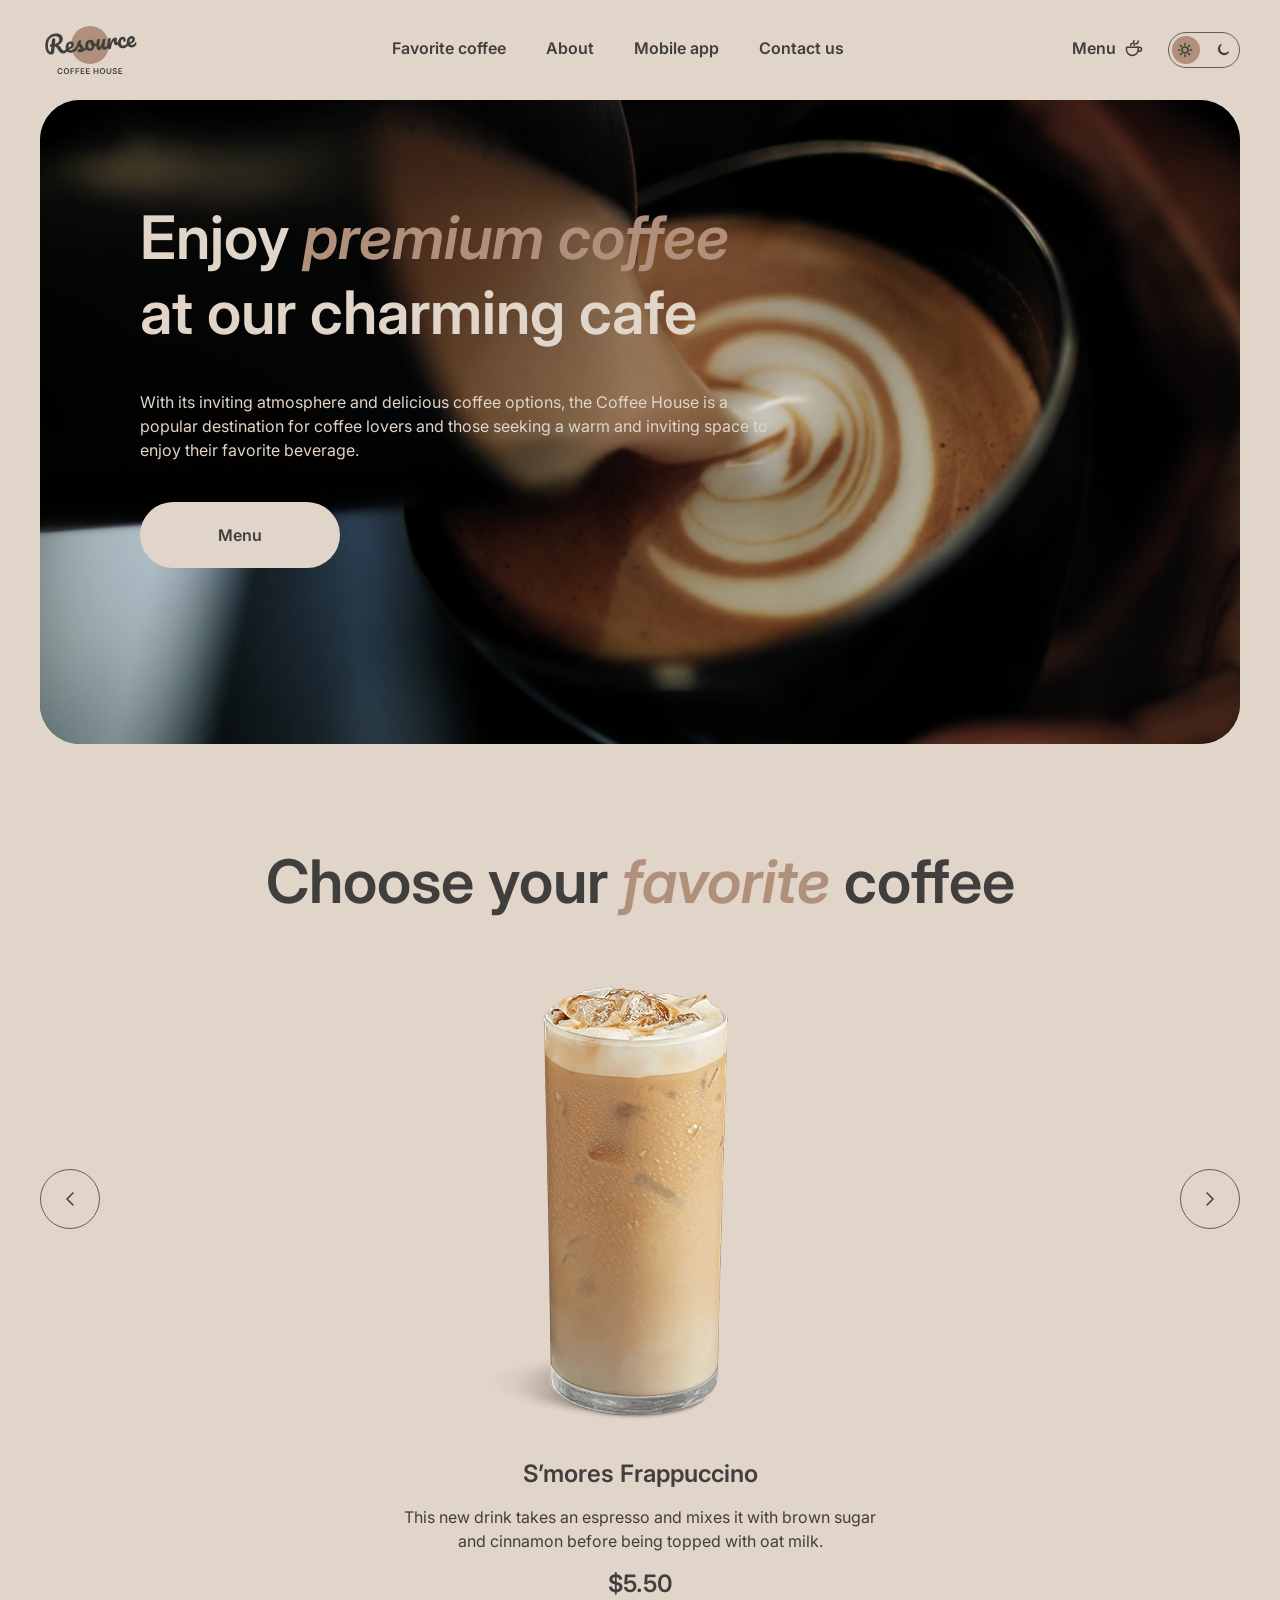
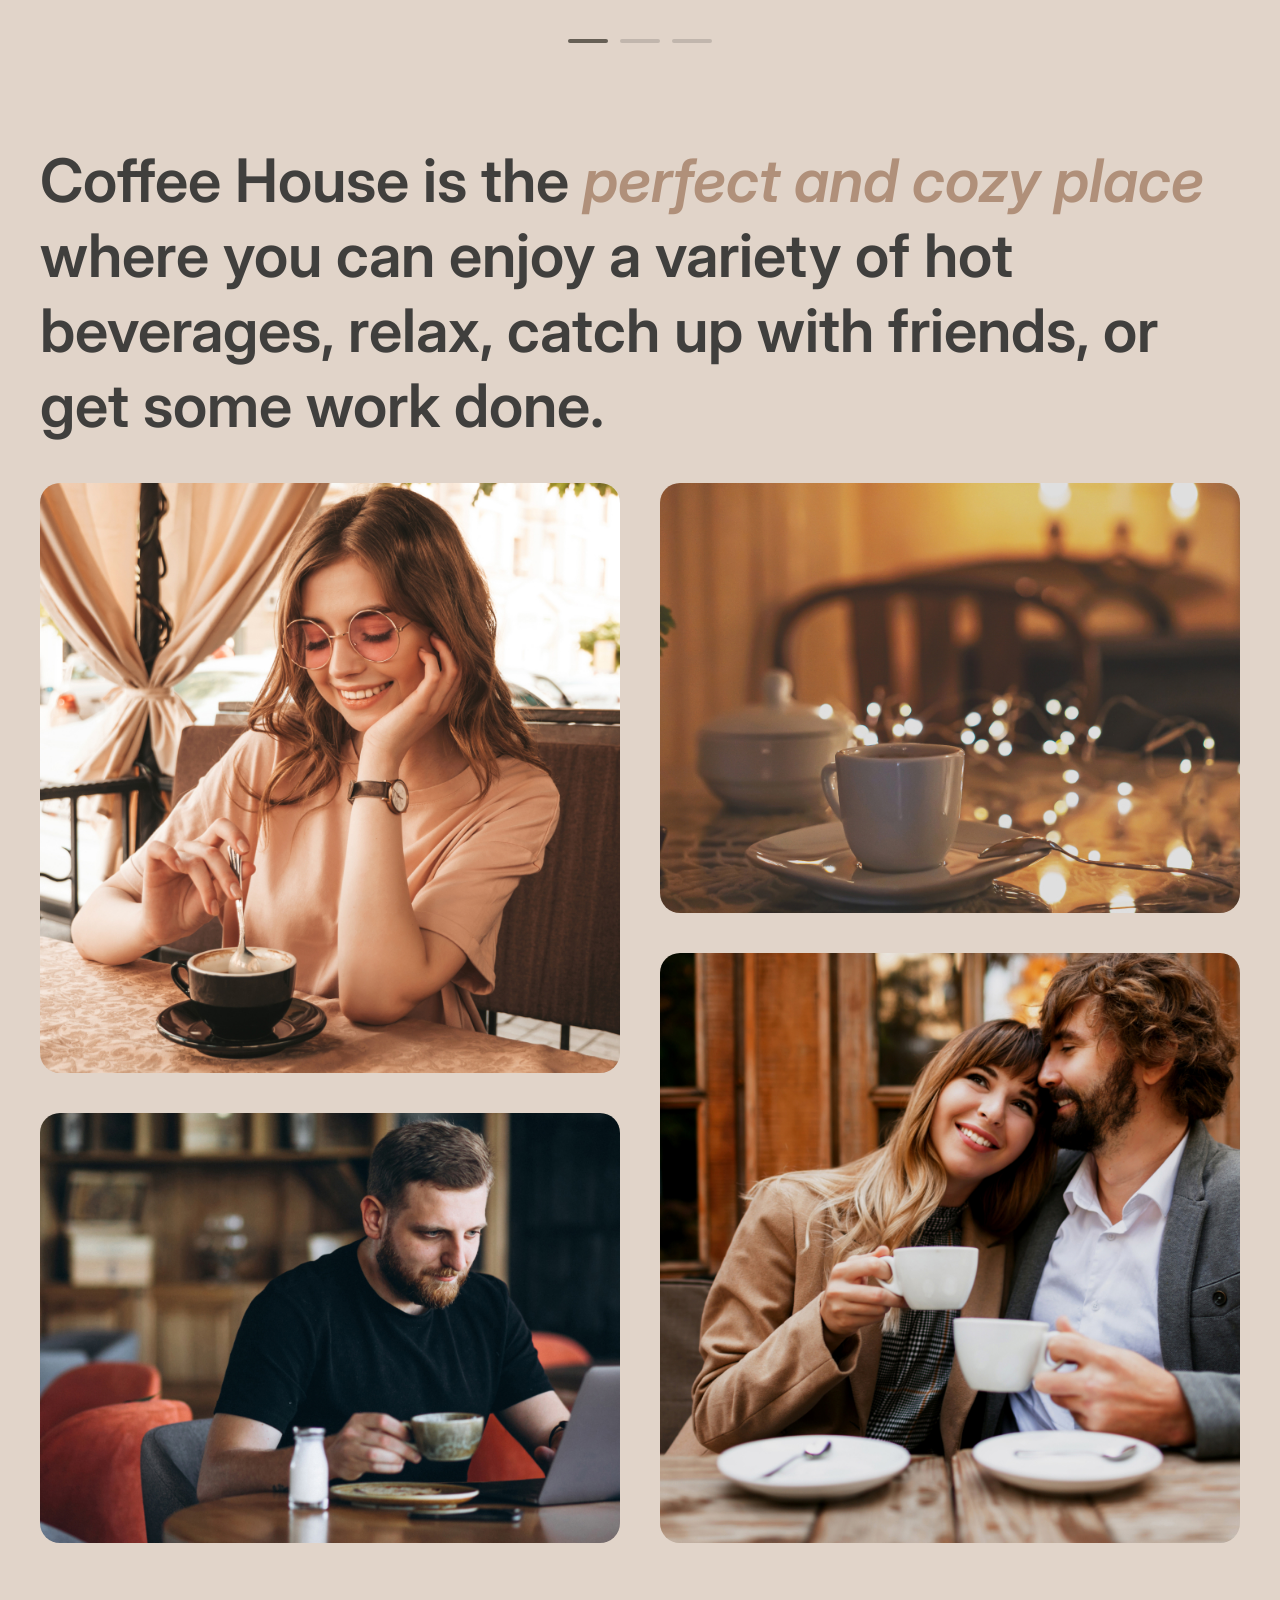
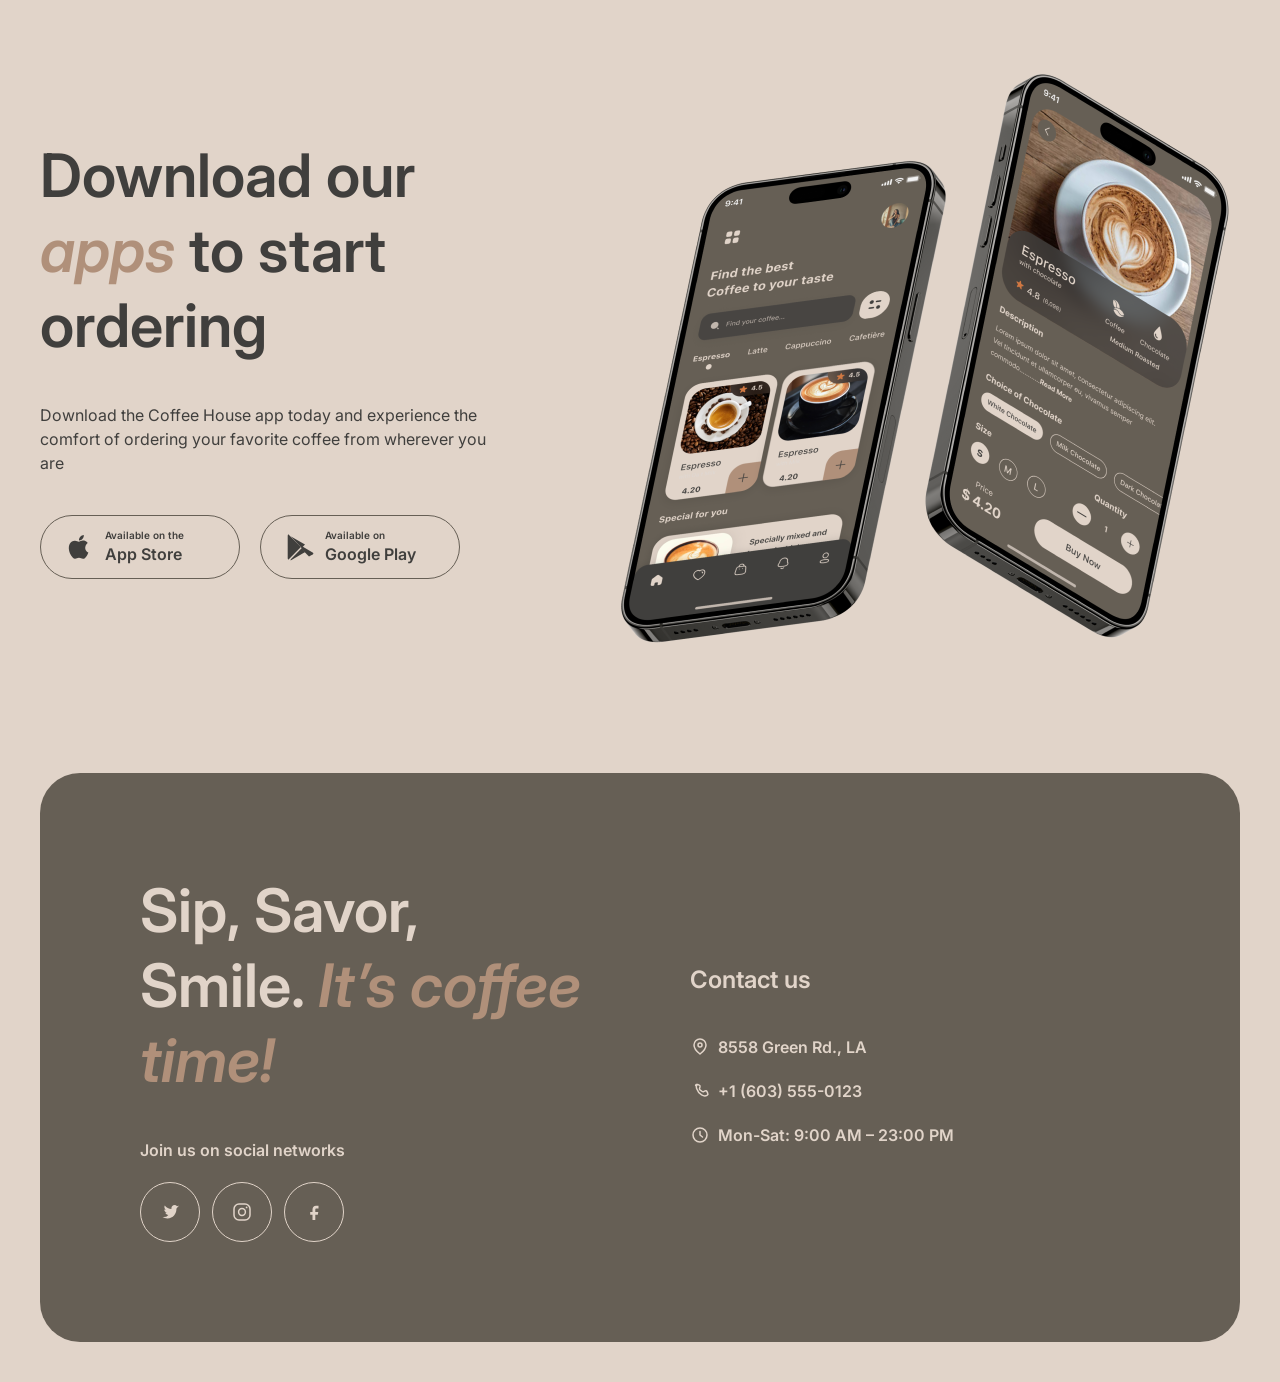
<file: Main/index.html>
<!DOCTYPE html>
<html lang="en">
<head>
	<meta charset="UTF-8">
	<meta name="viewport" content="width=device-width, initial-scale=1.0">
	<title>Coffee House</title>
	<link rel="icon" href="../assets/img/favicon.svg" type="image/svg+xml">
	<link rel="preconnect" href="https://fonts.googleapis.com">
	<link rel="preconnect" href="https://fonts.gstatic.com" crossorigin>
	<link href="https://fonts.googleapis.com/css2?family=Inter:wght@400;600&display=swap" rel="stylesheet">
	<script>
		document.documentElement.setAttribute(
			"data-theme",
			localStorage.getItem("coffee-house-theme") === "dark" ? "dark" : "light"
		);
	</script>
	<link rel="stylesheet" href="../assets/css/style.css">
	<link rel="stylesheet" href="css/style.css">
</head>
<body>
	<header class="header">
		<div class="container">
			<div class="header__inner">
				<a href="index.html" class="logo" aria-label="Coffee House">
					<img class="logo__img logo__img--light" src="../assets/img/logo.svg" alt="" width="100" height="60">
					<img class="logo__img logo__img--dark" src="../assets/img/logo-dark.svg" alt="" width="100" height="60">
				</a>
				<nav class="nav" id="site-nav" aria-label="Main">
					<ul class="nav__list">
						<li>
							<a href="#favorite-coffee" class="nav__link">Favorite coffee</a>
						</li>
						<li>
							<a href="#about" class="nav__link">About</a>
						</li>
						<li>
							<a href="#mobile-app" class="nav__link">Mobile app</a>
						</li>
						<li>
							<a href="#footer" class="nav__link">Contact us</a>
						</li>
					</ul>
					<a href="../Menu/index.html" class="menu-link">
						Menu
						<svg viewBox="0 0 20 20" fill="none" aria-hidden="true">
							<path d="M14.166 9.767v1.9A5.833 5.833 0 1 1 2.5 11.667v-1.9c0-.332.268-.6.6-.6h10.466c.331 0 .6.268.6.6Z" stroke="currentColor" stroke-width="1.5" stroke-linecap="round" stroke-linejoin="round"/>
							<path d="M10 7.5c0-.833.595-1.667 1.785-1.667A2.381 2.381 0 0 0 14.166 3.452V2.917" stroke="currentColor" stroke-width="1.5" stroke-linecap="round" stroke-linejoin="round"/>
							<path d="M6.667 7.5v-.417A1.584 1.584 0 0 1 8.25 5.5c.92 0 1.667-.746 1.667-1.667V2.5" stroke="currentColor" stroke-width="1.5" stroke-linecap="round" stroke-linejoin="round"/>
							<path d="M13.334 9.167h2.083a2.083 2.083 0 1 1 0 4.166h-1.25" stroke="currentColor" stroke-width="1.5" stroke-linecap="round" stroke-linejoin="round"/>
						</svg>
					</a>
				</nav>
				<div class="header__actions">
					<button class="theme-toggle" type="button" role="switch" aria-checked="false" aria-label="Switch to dark theme">
						<svg class="theme-toggle__icon" viewBox="0 0 16 16" fill="none" aria-hidden="true">
							<circle cx="8" cy="8" r="3" stroke="currentColor" stroke-width="1.5"/>
							<path d="M8 1.5v1.4M8 13.1v1.4M1.5 8h1.4M13.1 8h1.4M3.4 3.4l1 1M11.6 11.6l1 1M3.4 12.6l1-1M11.6 4.4l1-1" stroke="currentColor" stroke-width="1.5" stroke-linecap="round"/>
						</svg>
						<span class="theme-toggle__thumb"></span>
						<svg class="theme-toggle__icon" viewBox="0 0 16 16" fill="none" aria-hidden="true">
							<path d="M13.2 10.2A5.2 5.2 0 0 1 5.8 2.8 5.3 5.3 0 1 0 13.2 10.2Z" stroke="currentColor" stroke-width="1.5" stroke-linecap="round" stroke-linejoin="round"/>
						</svg>
					</button>
					<button class="burger" type="button" aria-label="Open menu" aria-expanded="false" aria-controls="site-nav">
						<span></span>
					</button>
				</div>
			</div>
		</div>
	</header>
	<main class="main">
		<section class="preview_coffee">
			<div class="container">
				<div class="preview_coffee__banner">
					<img class="preview_coffee__image" src="img/img-hero.jpg" alt="Barista pouring steamed milk into a cup of coffee">
					<div class="preview_coffee__content">
						<h1 class="preview_coffee__title">
							Enjoy <span class="preview_coffee__accent">premium coffee</span>
							<span class="preview_coffee__title-rest">at our charming cafe</span>
						</h1>
						<p class="preview_coffee__text">
							With its inviting atmosphere and delicious coffee options, the Coffee House is a popular destination for coffee lovers and those seeking a warm and inviting space to enjoy their favorite beverage.
						</p>
						<a class="preview_coffee__btn" href="../Menu/index.html">
							Menu
							<svg class="preview_coffee__btn-icon" viewBox="0 0 20 20" fill="none" aria-hidden="true">
								<path d="M14.166 9.767v1.9A5.833 5.833 0 1 1 2.5 11.667v-1.9c0-.332.268-.6.6-.6h10.466c.331 0 .6.268.6.6Z" stroke="currentColor" stroke-width="1.5" stroke-linecap="round" stroke-linejoin="round"/>
								<path d="M10 7.5c0-.833.595-1.667 1.785-1.667A2.381 2.381 0 0 0 14.166 3.452V2.917" stroke="currentColor" stroke-width="1.5" stroke-linecap="round" stroke-linejoin="round"/>
								<path d="M6.667 7.5v-.417A1.584 1.584 0 0 1 8.25 5.5c.92 0 1.667-.746 1.667-1.667V2.5" stroke="currentColor" stroke-width="1.5" stroke-linecap="round" stroke-linejoin="round"/>
								<path d="M13.334 9.167h2.083a2.083 2.083 0 1 1 0 4.166h-1.25" stroke="currentColor" stroke-width="1.5" stroke-linecap="round" stroke-linejoin="round"/>
							</svg>
						</a>
					</div>
				</div>
			</div>
		</section>
		<section class="section_coffee__slider" id="favorite-coffee">
			<div class="container">
				<h2 class="section_coffee__slider-title">
					Choose your <span>favorite</span> coffee
				</h2>
				<div class="slider" data-slider>
					<div class="slider__stage">
					<button class="slider__btn slider__btn--prev" type="button" aria-label="Previous slide">
						<svg viewBox="0 0 24 24" fill="none" aria-hidden="true">
							<path d="M15 6 9 12l6 6" stroke="currentColor" stroke-width="1.5" stroke-linecap="round" stroke-linejoin="round"/>
						</svg>
					</button>
					<div class="slider__viewport">
						<ul class="slider__track">
							<li class="slider__slide">
								<article class="slide">
									<img class="slide__image" src="img/coffee-slider/coffee-slider-1.png" alt="S'mores Frappuccino" width="480" height="480">
									<h3 class="slide__title">S’mores Frappuccino</h3>
									<p class="slide__text">This new drink takes an espresso and mixes it with brown sugar and cinnamon before being topped with oat milk.</p>
									<p class="slide__price">$5.50</p>
								</article>
							</li>
							<li class="slider__slide">
								<article class="slide">
									<img class="slide__image" src="img/coffee-slider/coffee-slider-2.png" alt="Caramel Macchiato" width="480" height="480">
									<h3 class="slide__title">Caramel Macchiato</h3>
									<p class="slide__text">Fragrant and unique classic espresso with rich caramel-peanut syrup, with cream under whipped thick foam.</p>
									<p class="slide__price">$5.00</p>
								</article>
							</li>
							<li class="slider__slide">
								<article class="slide">
									<img class="slide__image" src="img/coffee-slider/coffee-slider-3.png" alt="Ice coffee" width="480" height="480">
									<h3 class="slide__title">Ice coffee</h3>
									<p class="slide__text">A popular summer drink that tones and invigorates. Prepared from coffee, milk and ice.</p>
									<p class="slide__price">$4.50</p>
								</article>
							</li>
						</ul>
					</div>
					<button class="slider__btn slider__btn--next" type="button" aria-label="Next slide">
						<svg viewBox="0 0 24 24" fill="none" aria-hidden="true">
							<path d="m9 6 6 6-6 6" stroke="currentColor" stroke-width="1.5" stroke-linecap="round" stroke-linejoin="round"/>
						</svg>
					</button>
					</div>
					<div class="slider__bars">
						<button class="slider__bar is-active" type="button" data-slide="0" aria-label="Go to slide 1">
							<span class="slider__bar-fill"></span>
						</button>
						<button class="slider__bar" type="button" data-slide="1" aria-label="Go to slide 2">
							<span class="slider__bar-fill"></span>
						</button>
						<button class="slider__bar" type="button" data-slide="2" aria-label="Go to slide 3">
							<span class="slider__bar-fill"></span>
						</button>
					</div>
				</div>
			</div>
		</section>
		<section class="about" id="about">
			<div class="container">
				<h2 class="about__title">
					Coffee House is the <span>perfect and cozy place</span> where you can enjoy a variety of hot beverages, relax, catch up with friends, or get some work done.
				</h2>
				<ul class="about__list">
					<li class="about__item">
						<img src="img/about-img/about-1.jpg" alt="Smiling guest stirring a cup of coffee at the cafe">
					</li>
					<li class="about__item">
						<img src="img/about-img/about-2.jpg" alt="White coffee cup on a table with warm lights">
					</li>
					<li class="about__item">
						<img src="img/about-img/about-3.jpg" alt="Guest working on a laptop with a cup of coffee">
					</li>
					<li class="about__item">
						<img src="img/about-img/about-4.jpg" alt="Couple enjoying coffee together at the cafe">
					</li>
				</ul>
			</div>
		</section>
		<section class="mobile" id="mobile-app">
			<div class="container">
				<div class="mobile__inner">
					<div class="mobile__content">
						<h2 class="mobile__title">
							Download our <span>apps</span> to start ordering
						</h2>
						<p class="mobile__text">
							Download the Coffee House app today and experience the comfort of ordering your favorite coffee from wherever you are
						</p>
						<div class="mobile__stores">
							<a class="mobile__store" href="https://www.apple.com/app-store/" target="_blank" rel="noopener noreferrer">
								<svg class="mobile__store-icon" viewBox="0 0 36 36" fill="none" aria-hidden="true">
									<path d="M24.2 18.7c0-3.1 2.5-4.6 2.6-4.7-1.4-2.1-3.6-2.4-4.4-2.4-1.9-.2-3.6 1.1-4.6 1.1-1 0-2.4-1.1-4-1-2 0-3.9 1.2-5 3-2.1 3.7-.5 9.1 1.5 12.1 1 1.5 2.2 3.1 3.8 3 1.5-.1 2.1-1 3.9-1s2.3 1 4 1c1.6 0 2.7-1.5 3.7-2.9 1.2-1.7 1.6-3.3 1.7-3.4-.1 0-3.2-1.2-3.2-4.8ZM21.6 9.7c.8-1 1.4-2.4 1.2-3.7-1.2.1-2.6.8-3.5 1.8-.8.9-1.5 2.3-1.3 3.6 1.4.1 2.7-.7 3.6-1.7Z" fill="currentColor"/>
								</svg>
								<span class="mobile__store-text">
									<span class="mobile__store-label">Available on the</span>
									<span class="mobile__store-name">App Store</span>
								</span>
							</a>
							<a class="mobile__store" href="https://play.google.com/store" target="_blank" rel="noopener noreferrer">
								<svg class="mobile__store-icon" viewBox="0 0 36 36" fill="none" aria-hidden="true">
									<path d="M7.2 5.4c-.3.3-.5.8-.5 1.5v22.2c0 .7.2 1.2.5 1.5l.1.1 12.4-12.4v-.2L7.3 5.3l-.1.1Z" fill="currentColor"/>
									<path d="m20.6 18.9 3.4-3.4-14.4-8.3 11 11.7Z" fill="currentColor"/>
									<path d="m20.6 17.1 11 6.3c1 .6 1 1.5 0 2.1l-3.6 2-7.4-7.5v-.1l0-2.8Z" fill="currentColor"/>
									<path d="m9.6 30.4 11-11.1 3.6 3.7-14.6 8.4Z" fill="currentColor"/>
								</svg>
								<span class="mobile__store-text">
									<span class="mobile__store-label">Available on</span>
									<span class="mobile__store-name">Google Play</span>
								</span>
							</a>
						</div>
					</div>
					<img class="mobile__image" src="img/mobile-screens.png" alt="Coffee House mobile app on two smartphones" width="630" height="630">
				</div>
			</div>
		</section>
	</main>
	<footer id="footer" class="footer">
		<div class="container">
			<div class="footer__inner">
				<div class="footer__socials">
					<h2 class="footer__title">Sip, Savor, Smile. <span>It’s coffee time!</span></h2>
					<p class="footer__subtitle">Join us on social networks</p>
					<ul class="footer__networks">
						<li>
							<a class="footer__network" href="https://twitter.com" target="_blank" rel="noopener noreferrer" aria-label="Twitter">
								<svg viewBox="0 0 24 24" fill="none" aria-hidden="true">
									<path d="M19.5 7.2c.6-.4 1.1-1 1.4-1.6-.6.3-1.2.5-1.9.6A3.2 3.2 0 0 0 16.6 5c-1.8 0-3.2 1.5-3.2 3.3 0 .3 0 .5.1.8-2.7-.1-5.1-1.5-6.7-3.6-.3.5-.4 1-.4 1.6 0 1.1.5 2.1 1.4 2.7-.5 0-1-.2-1.5-.4v.1c0 1.6 1.1 2.9 2.6 3.2-.3.1-.6.1-.9.1-.2 0-.4 0-.6-.1.4 1.3 1.6 2.2 3 2.2A6.4 6.4 0 0 1 4.5 17 9 9 0 0 0 9.4 18.4c5.8 0 9-4.9 9-9.2v-.4Z" fill="currentColor"/>
								</svg>
							</a>
						</li>
						<li>
							<a class="footer__network" href="https://www.instagram.com" target="_blank" rel="noopener noreferrer" aria-label="Instagram">
								<svg viewBox="0 0 24 24" fill="none" aria-hidden="true">
									<rect x="4" y="4" width="16" height="16" rx="5" stroke="currentColor" stroke-width="1.5"/>
									<circle cx="12" cy="12" r="3.4" stroke="currentColor" stroke-width="1.5"/>
									<circle cx="16.6" cy="7.4" r="0.9" fill="currentColor"/>
								</svg>
							</a>
						</li>
						<li>
							<a class="footer__network" href="https://www.facebook.com" target="_blank" rel="noopener noreferrer" aria-label="Facebook">
								<svg viewBox="0 0 24 24" fill="none" aria-hidden="true">
									<path d="M14 8.5h2.5V5.8H14c-2.1 0-3.5 1.5-3.5 3.6V12H8.2v2.7h2.3V20h2.8v-5.3h2.5l.5-2.7h-3V9.6c0-.7.3-1.1 1.2-1.1Z" fill="currentColor"/>
								</svg>
							</a>
						</li>
					</ul>
				</div>
				<div class="footer__contacts">
					<h3 class="footer__contacts-title">Contact us</h3>
					<ul class="footer__contacts-list">
						<li>
							<a class="footer__contact" href="https://www.google.com/maps/search/?api=1&amp;query=8558+Green+Rd+Los+Angeles" target="_blank" rel="noopener noreferrer">
								<svg viewBox="0 0 20 20" fill="none" aria-hidden="true">
									<path d="M10 17s6-4.4 6-9a6 6 0 1 0-12 0c0 4.6 6 9 6 9Z" stroke="currentColor" stroke-width="1.5"/>
									<circle cx="10" cy="8" r="2" stroke="currentColor" stroke-width="1.5"/>
								</svg>
								<span>8558 Green Rd., LA</span>
							</a>
						</li>
						<li>
							<a class="footer__contact" href="tel:+16035550123">
								<svg viewBox="0 0 20 20" fill="none" aria-hidden="true">
									<path d="M5.6 4.4c.3-.8 1.2-1.2 2-.9l1.6.6c.7.3 1 1.1.8 1.8l-.5 1.6c-.1.5.1 1 .5 1.3l2.2 1.7c.4.3 1 .4 1.4.1l1.5-.7c.7-.3 1.6 0 1.9.7l.7 1.6c.4.8.1 1.8-.7 2.2-1.4.7-3.3.8-5.4-.5-2.2-1.4-4.1-3.7-5-6.4-.4-1.2-.4-2.4.1-3.1Z" stroke="currentColor" stroke-width="1.5" stroke-linejoin="round"/>
								</svg>
								<span>+1 (603) 555-0123</span>
							</a>
						</li>
						<li>
							<p class="footer__contact">
								<svg viewBox="0 0 20 20" fill="none" aria-hidden="true">
									<circle cx="10" cy="10" r="7" stroke="currentColor" stroke-width="1.5"/>
									<path d="M10 6.5V10l2.5 2" stroke="currentColor" stroke-width="1.5" stroke-linecap="round" stroke-linejoin="round"/>
								</svg>
								<span>Mon-Sat: 9:00 AM – 23:00 PM</span>
							</p>
						</li>
					</ul>
				</div>
			</div>
		</div>
	</footer>
	<script src="../assets/js/theme.js"></script>
	<script src="../assets/js/burger.js"></script>
	<script src="js/index.js"></script>
</body>
</html>
</file>
<file: assets/css/style.css>
:root {
  --font-primary: "Inter", Arial, sans-serif;
  --color-text: #403f3d;
  --color-text-inverse: #e1d4c9;
  --color-accent: #b0907a;
  --color-bg: #e1d4c9;
  --color-bg-elevated: #e1d4c9;
  --color-border: #665f55;
  --color-control: #665f55;
  --header-height: 100px;
  --container-padding: 40px;
  --transition: 0.4s ease;
}

[data-theme="dark"] {
  --color-text: #e1d4c9;
  --color-text-inverse: #403f3d;
  --color-bg: #403f3d;
  --color-bg-elevated: #4d4b48;
  --color-border: #c1b6ad;
  --color-control: #b0907a;
}

*,
*::before,
*::after {
  box-sizing: border-box;
}

* {
  margin: 0;
  padding: 0;
  border: none;
}

html {
  scroll-behavior: smooth;
}

body {
  min-height: 100vh;
  display: flex;
  flex-direction: column;
  font-family: var(--font-primary);
  font-size: 16px;
  font-weight: 600;
  line-height: 1.5;
  color: var(--color-text);
  background-color: var(--color-bg);
  font-feature-settings: "liga" off, "clig" off;
  transition: color var(--transition), background-color var(--transition);
}

img,
svg {
  max-width: 100%;
  height: auto;
  vertical-align: top;
}

a {
  color: inherit;
  text-decoration: none;
}

ul {
  list-style: none;
}

button {
  font: inherit;
  color: inherit;
  background: none;
  cursor: pointer;
}

.visually-hidden {
  position: absolute;
  width: 1px;
  height: 1px;
  padding: 0;
  margin: -1px;
  overflow: hidden;
  clip: rect(0, 0, 0, 0);
  white-space: nowrap;
  border: 0;
}

.container {
  width: 100%;
  max-width: 1440px;
  margin: 0 auto;
  padding: 0 var(--container-padding);
}

.header {
  position: relative;
  z-index: 40;
  padding: 20px 0;
  background-color: var(--color-bg);
}

.header__inner {
  display: flex;
  align-items: center;
  justify-content: space-between;
  min-height: 60px;
  column-gap: 24px;
  flex-wrap: nowrap;
}

.logo {
  flex-shrink: 0;
}

.logo img {
  width: 100px;
  height: 60px;
}

.logo .logo__img--light {
  display: block;
}

.logo .logo__img--dark {
  display: none;
}

[data-theme="dark"] .logo .logo__img--light {
  display: none;
}

[data-theme="dark"] .logo .logo__img--dark {
  display: block;
}

.nav {
  display: flex;
  flex-grow: 1;
  align-items: center;
  min-width: 0;
}

.nav__list {
  display: flex;
  flex-grow: 1;
  flex-wrap: wrap;
  align-items: center;
  justify-content: center;
  column-gap: 40px;
  row-gap: 8px;
}

.nav__link {
  position: relative;
  display: inline-block;
  padding-bottom: 4px;
}

.nav__link::after,
.menu-link::after {
  content: "";
  position: absolute;
  left: 0;
  bottom: 0;
  width: 100%;
  height: 2px;
  background-color: currentColor;
  transform: scaleX(0);
  transition: transform var(--transition);
}

.nav__link:hover::after,
.menu-link:hover::after,
.menu-link.is-active::after {
  transform: scaleX(1);
}

.header__actions {
  display: flex;
  align-items: center;
  column-gap: 24px;
  flex-shrink: 0;
}

.theme-toggle {
  position: relative;
  display: flex;
  align-items: center;
  justify-content: space-between;
  flex-shrink: 0;
  width: 72px;
  height: 36px;
  padding: 4px 8px;
  border: 1px solid var(--color-border);
  border-radius: 100px;
  transition: border-color var(--transition), background-color var(--transition);
}

.theme-toggle:hover {
  background-color: var(--color-control);
  color: var(--color-text-inverse);
}

.theme-toggle__icon {
  position: relative;
  z-index: 1;
  display: block;
  width: 16px;
  height: 16px;
  flex-shrink: 0;
}

.theme-toggle__thumb {
  position: absolute;
  top: 3px;
  left: 3px;
  width: 28px;
  height: 28px;
  border-radius: 50%;
  background-color: var(--color-accent);
  transition: transform var(--transition), background-color var(--transition);
}

[data-theme="dark"] .theme-toggle__thumb {
  transform: translateX(36px);
}

.menu-link {
  position: relative;
  display: flex;
  align-items: center;
  column-gap: 8px;
  padding-bottom: 4px;
}

.menu-link svg {
  flex-shrink: 0;
  width: 20px;
  height: 20px;
}

.burger {
  display: none;
  position: relative;
  flex-shrink: 0;
  width: 44px;
  height: 44px;
  border: 1px solid var(--color-border);
  border-radius: 50%;
  transition: background-color var(--transition), border-color var(--transition);
}

.burger span,
.burger::before,
.burger::after {
  content: "";
  position: absolute;
  left: 50%;
  width: 18px;
  height: 2px;
  border-radius: 100px;
  background-color: currentColor;
  transform: translateX(-50%);
  transition: top var(--transition), bottom var(--transition), transform var(--transition), background-color var(--transition);
}

.burger::before {
  top: 16px;
}

.burger::after {
  bottom: 16px;
}

.burger span {
  display: none;
}

.burger:hover {
  background-color: var(--color-control);
  color: var(--color-text-inverse);
}

.main {
  flex-grow: 1;
}

.footer {
  padding-bottom: 40px;
}

.footer__inner {
  display: grid;
  grid-template-columns: 1fr 1fr;
  align-items: center;
  column-gap: 100px;
  row-gap: 40px;
  padding: 100px;
  border-radius: 40px;
  background-color: #665f55;
  color: #e1d4c9;
}

[data-theme="dark"] .footer__inner {
  background-color: #2f2e2c;
}

.footer__title {
  margin-bottom: 40px;
  font-size: 60px;
  font-weight: 600;
  line-height: 1.25;
}

.footer__title span {
  color: #b0907a;
  font-style: italic;
}

.footer__subtitle {
  margin-bottom: 20px;
  font-size: 16px;
  font-weight: 600;
}

.footer__networks {
  display: flex;
  flex-wrap: wrap;
  gap: 12px;
}

.footer__network {
  display: inline-flex;
  align-items: center;
  justify-content: center;
  width: 60px;
  height: 60px;
  border: 1px solid #e1d4c9;
  border-radius: 50%;
  color: #e1d4c9;
  transition: background-color 0.4s ease, color 0.4s ease;
}

.footer__network svg {
  width: 24px;
  height: 24px;
}

.footer__network:hover {
  background-color: #e1d4c9;
  color: #403f3d;
}

.footer__contacts-title {
  margin-bottom: 40px;
  font-size: 24px;
  font-weight: 600;
  line-height: 1.25;
}

.footer__contacts-list {
  display: flex;
  flex-direction: column;
  row-gap: 16px;
}

.footer__contact {
  position: relative;
  display: inline-flex;
  align-items: center;
  column-gap: 8px;
  padding-bottom: 4px;
}

.footer__contact svg {
  flex-shrink: 0;
  width: 20px;
  height: 20px;
}

.footer__contact::after {
  content: "";
  position: absolute;
  left: 0;
  bottom: 0;
  width: 100%;
  height: 2px;
  background-color: currentColor;
  transform: scaleX(0);
  transition: transform 0.4s ease;
}

a.footer__contact:hover::after {
  transform: scaleX(1);
}

@media (hover: none) {
  .footer__network:hover {
    background-color: transparent;
    color: #e1d4c9;
  }

  a.footer__contact:hover::after {
    transform: scaleX(0);
  }
}

@media (max-width: 1100px) {
  .footer__inner {
    grid-template-columns: 1fr;
    padding: 60px;
  }

  .footer__title {
    font-size: 48px;
  }
}

@media (max-width: 768px) {
  .footer__title {
    font-size: 32px;
  }
}

@media (max-width: 480px) {
  .footer__inner {
    padding: 60px 16px;
    border-radius: 24px;
  }

  .footer__title {
    margin-bottom: 32px;
    font-size: 32px;
  }

  .footer__contacts-title {
    margin-bottom: 32px;
  }
}

@media (hover: none) {
  .theme-toggle:hover,
  .burger:hover {
    background-color: transparent;
    color: inherit;
  }

  .nav__link:hover::after,
  .menu-link:hover::after {
    transform: scaleX(0);
  }

  .menu-link.is-active::after {
    transform: scaleX(1);
  }
}

@media (max-width: 768px) {
  :root {
    --container-padding: 20px;
  }

  .burger {
    display: block;
  }

  .logo,
  .header__actions {
    position: relative;
    z-index: 40;
  }

  .nav {
    position: fixed;
    top: 0;
    left: 0;
    z-index: 30;
    display: flex;
    flex-direction: column;
    align-items: center;
    width: 100%;
    height: 100%;
    padding: 140px 20px 40px;
    background-color: var(--color-bg);
    overflow: auto;
    visibility: hidden;
    opacity: 0;
    transform: translateX(100%);
    transition: transform 0.5s ease, opacity 0.5s ease, visibility 0.5s ease;
  }

  .nav__list {
    flex-grow: 0;
    flex-direction: column;
    row-gap: 60px;
  }

  .nav__link {
    font-size: 32px;
    line-height: 1.25;
  }

  .menu-link {
    margin-top: 100px;
    font-size: 32px;
    line-height: 1.25;
    column-gap: 16px;
  }

  .menu-link svg {
    width: 40px;
    height: 40px;
  }

  body.is-menu-open {
    overflow: hidden;
  }

  body.is-menu-open .header {
    position: fixed;
    top: 0;
    left: 0;
    right: 0;
  }

  body.is-menu-open .nav {
    visibility: visible;
    opacity: 1;
    transform: translateX(0);
  }

  body.is-menu-open .burger::before {
    top: 50%;
    transform: translate(-50%, -50%) rotate(45deg);
  }

  body.is-menu-open .burger::after {
    top: 50%;
    bottom: auto;
    transform: translate(-50%, -50%) rotate(-45deg);
  }
}

@media (max-width: 480px) {
  :root {
    --container-padding: 16px;
  }
}
</file>
<file: Main/css/style.css>
.preview_coffee {
  padding-bottom: 100px;
}

.preview_coffee__banner {
  position: relative;
  display: flex;
  align-items: flex-start;
  min-height: 644px;
  padding: 100px;
  overflow: hidden;
  border-radius: 40px;
  color: #e1d4c9;
  background-color: #403f3d;
}

.preview_coffee__image {
  position: absolute;
  inset: 0;
  width: 100%;
  height: 100%;
  object-fit: cover;
  object-position: center;
}

.preview_coffee__content {
  position: relative;
  z-index: 1;
  max-width: 640px;
}

.preview_coffee__title {
  margin-bottom: 40px;
  font-size: 60px;
  font-weight: 600;
  line-height: 1.25;
}

.preview_coffee__accent {
  color: #b0907a;
  font-style: italic;
}

.preview_coffee__title-rest {
  display: block;
}

.preview_coffee__text {
  margin-bottom: 40px;
  font-size: 16px;
  font-weight: 400;
  line-height: 1.5;
}

.preview_coffee__btn {
  position: relative;
  display: inline-flex;
  align-items: center;
  justify-content: center;
  min-width: 200px;
  min-height: 64px;
  padding: 20px 48px;
  border: 1px solid transparent;
  border-radius: 100px;
  background-color: #e1d4c9;
  color: #403f3d;
  transition: background-color 0.4s ease, color 0.4s ease, border-color 0.4s ease;
}

.preview_coffee__btn-icon {
  position: absolute;
  right: 24px;
  width: 20px;
  height: 20px;
  opacity: 0;
  transition: opacity 0.4s ease;
}

.preview_coffee__btn:hover .preview_coffee__btn-icon {
  opacity: 1;
}

@media (hover: none) {
  .preview_coffee__btn:hover .preview_coffee__btn-icon {
    opacity: 0;
  }
}

@media (max-width: 1100px) {
  .preview_coffee__banner {
    padding: 80px 60px;
  }

  .preview_coffee__title {
    font-size: 48px;
  }
}

@media (max-width: 768px) {
  .preview_coffee {
    padding-bottom: 80px;
  }

  .preview_coffee__banner {
    min-height: 576px;
    padding: 60px;
  }

  .preview_coffee__title {
    font-size: 42px;
  }
}

.section_coffee__slider {
  padding-bottom: 100px;
}

.section_coffee__slider-title {
  margin-bottom: 40px;
  font-size: 60px;
  font-weight: 600;
  line-height: 1.25;
  text-align: center;
}

.section_coffee__slider-title span {
  color: var(--color-accent);
  font-style: italic;
}

.slider {
  display: flex;
  flex-direction: column;
  align-items: center;
  row-gap: 40px;
}

.slider__stage {
  position: relative;
  width: 100%;
}

.slider__viewport {
  overflow: hidden;
  width: min(480px, calc(100% - 160px));
  margin-inline: auto;
}

.slider__track {
  display: flex;
  transition: transform 0.6s ease;
}

.slider__slide {
  flex: 0 0 100%;
  min-width: 0;
}

.slide {
  display: flex;
  flex-direction: column;
  align-items: center;
  text-align: center;
}

.slide__image {
  display: block;
  width: min(100%, 480px);
  height: auto;
  aspect-ratio: 1;
  object-fit: contain;
  margin-bottom: 20px;
}

.slide__title,
.slide__price {
  font-size: 24px;
  font-weight: 600;
  line-height: 1.25;
}

.slide__title {
  margin-bottom: 16px;
}

.slide__text {
  max-width: 480px;
  margin-bottom: 16px;
  font-size: 16px;
  font-weight: 400;
  line-height: 1.5;
}

.slider__btn {
  position: absolute;
  top: min(210px, calc((100vw - var(--container-padding) * 2 - 160px) / 2 - 30px));
  display: inline-flex;
  align-items: center;
  justify-content: center;
  width: 60px;
  height: 60px;
  border: 1px solid var(--color-border);
  border-radius: 50%;
  color: var(--color-text);
  transition: background-color 0.4s ease, color 0.4s ease, border-color 0.4s ease;
}

.slider__btn--prev {
  left: 0;
}

.slider__btn--next {
  right: 0;
}

.slider__btn svg {
  width: 24px;
  height: 24px;
}

.slider__btn:hover {
  background-color: var(--color-control);
  color: var(--color-text-inverse);
}

.slider__bars {
  grid-column: 1 / -1;
  display: flex;
  justify-content: center;
  column-gap: 12px;
}

.slider__bar {
  width: 40px;
  height: 4px;
  overflow: hidden;
  border-radius: 100px;
  background-color: #c1b6ad;
  cursor: pointer;
}

.slider__bar-fill {
  display: block;
  width: 0;
  height: 100%;
  background-color: var(--color-border);
}

@keyframes fill-bar {
  from {
    width: 0;
  }

  to {
    width: 100%;
  }
}

.slider__bar.is-active .slider__bar-fill {
  animation: fill-bar 6s linear forwards;
}

.slider__bar.is-paused .slider__bar-fill {
  animation-play-state: paused;
}

@media (hover: none) {
  .slider__btn:hover {
    background-color: transparent;
    color: inherit;
  }
}

@media (prefers-reduced-motion: reduce) {
  .slider__track {
    transition: none;
  }

  .slider__bar.is-active .slider__bar-fill {
    animation: none;
    width: 100%;
  }
}

.about {
  padding-bottom: 100px;
}

.about__title {
  margin-bottom: 40px;
  font-size: 60px;
  font-weight: 600;
  line-height: 1.25;
}

.about__title span {
  color: var(--color-accent);
  font-style: italic;
}

.about__list {
  display: grid;
  grid-template-columns: 1fr 1fr;
  grid-template-rows: 430px 120px 430px;
  grid-auto-flow: dense;
  gap: 40px;
}

.about__item {
  overflow: hidden;
  border-radius: 20px;
}

.about__item:nth-child(4n + 1),
.about__item:nth-child(4n + 4) {
  grid-row: span 2;
}

.about__item:nth-child(4n + 3) {
  grid-column: 1;
}

.about__item img {
  display: block;
  width: 100%;
  height: 100%;
  max-width: none;
  object-fit: cover;
  transition: transform 0.4s ease;
}

@media (hover: hover) {
  .about__item:hover img {
    transform: scale(0.91);
  }
}

.mobile {
  padding-bottom: 100px;
}

.mobile__inner {
  display: flex;
  align-items: center;
  justify-content: space-between;
  column-gap: 100px;
}

.mobile__content {
  max-width: 630px;
}

.mobile__title {
  margin-bottom: 40px;
  font-size: 60px;
  font-weight: 600;
  line-height: 1.25;
}

.mobile__title span {
  color: var(--color-accent);
  font-style: italic;
}

.mobile__text {
  margin-bottom: 40px;
  font-size: 16px;
  font-weight: 400;
  line-height: 1.5;
}

.mobile__stores {
  display: flex;
  flex-wrap: wrap;
  gap: 20px;
}

.mobile__store {
  display: inline-flex;
  align-items: center;
  column-gap: 8px;
  min-width: 200px;
  min-height: 64px;
  padding: 12px 20px;
  border: 1px solid var(--color-border);
  border-radius: 100px;
  transition: background-color 0.4s ease, color 0.4s ease, border-color 0.4s ease;
}

.mobile__store-icon {
  width: 36px;
  height: 36px;
  flex-shrink: 0;
}

.mobile__store-text {
  display: flex;
  flex-direction: column;
}

.mobile__store-label {
  font-size: 10px;
  font-weight: 600;
  line-height: 1.4;
}

.mobile__store-name {
  font-size: 16px;
  font-weight: 600;
  line-height: 1.5;
}

.mobile__store:hover {
  background-color: var(--color-control);
  color: var(--color-text-inverse);
}

.mobile__image {
  display: block;
  width: min(100%, 630px);
  height: auto;
  flex-shrink: 1;
}

@media (hover: none) {
  .mobile__store:hover {
    background-color: transparent;
    color: inherit;
  }
}

@media (max-width: 1100px) {
  .section_coffee__slider-title {
    font-size: 48px;
  }

  .about__title,
  .mobile__title {
    font-size: 48px;
  }

  .mobile__inner {
    flex-direction: column;
    align-items: flex-start;
    row-gap: 40px;
  }

  .mobile__image {
    align-self: center;
  }

  .about__list {
    grid-template-columns: 1fr;
    grid-template-rows: none;
    grid-auto-rows: min(590px, 80vw);
  }

  .about__item:nth-child(4n + 1),
  .about__item:nth-child(4n + 4),
  .about__item:nth-child(4n + 3) {
    grid-row: auto;
    grid-column: auto;
  }
}

@media (max-width: 768px) {
  .section_coffee__slider {
    padding-bottom: 80px;
  }

  .section_coffee__slider-title {
    font-size: 32px;
  }

  .slider__viewport {
    width: min(480px, calc(100% - 140px));
  }

  .about {
    padding-bottom: 80px;
  }

  .about__title,
  .mobile__title {
    font-size: 32px;
  }

  .about__item:nth-child(2),
  .about__item:nth-child(3) {
    display: none;
  }

  .mobile {
    padding-bottom: 80px;
  }

  .mobile__inner {
    column-gap: 40px;
    row-gap: 40px;
  }
}

@media (max-width: 480px) {
  .preview_coffee {
    padding-bottom: 60px;
  }

  .preview_coffee__banner {
    min-height: 500px;
    padding: 60px 16px;
    border-radius: 24px;
  }

  .preview_coffee__title {
    margin-bottom: 32px;
    font-size: 32px;
  }

  .preview_coffee__text {
    margin-bottom: 32px;
  }

  .section_coffee__slider {
    padding-bottom: 60px;
  }

  .slider {
    row-gap: 20px;
  }

  .slider__viewport {
    width: 100%;
  }

  .slider__btn {
    display: none;
  }

  .slide__title,
  .slide__price {
    font-size: 22px;
  }

  .about {
    padding-bottom: 60px;
  }

  .about__list {
    gap: 20px;
    grid-auto-rows: min(430px, 80vw);
  }

  .about__item {
    border-radius: 16px;
  }

  .mobile {
    padding-bottom: 60px;
  }

  .mobile__title {
    margin-bottom: 32px;
    font-size: 32px;
  }

  .mobile__text {
    margin-bottom: 32px;
  }
}
</file>
